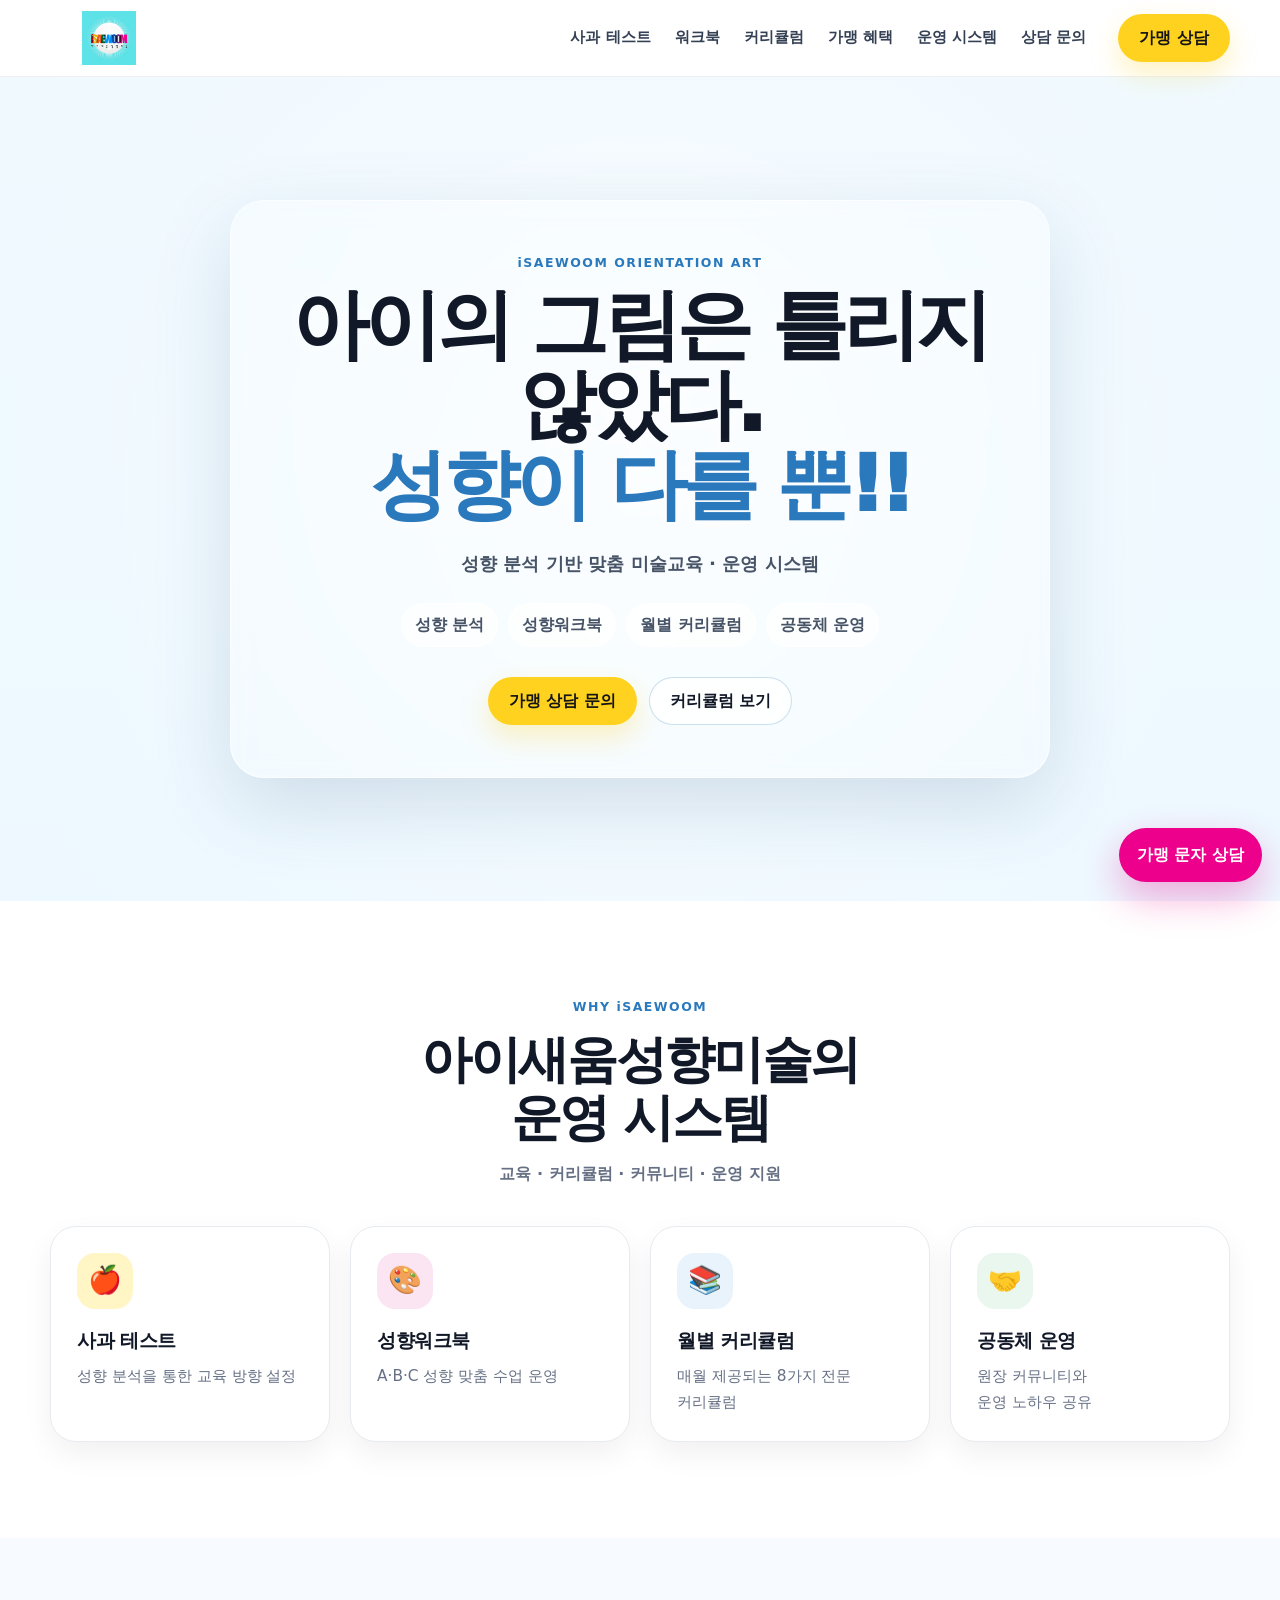
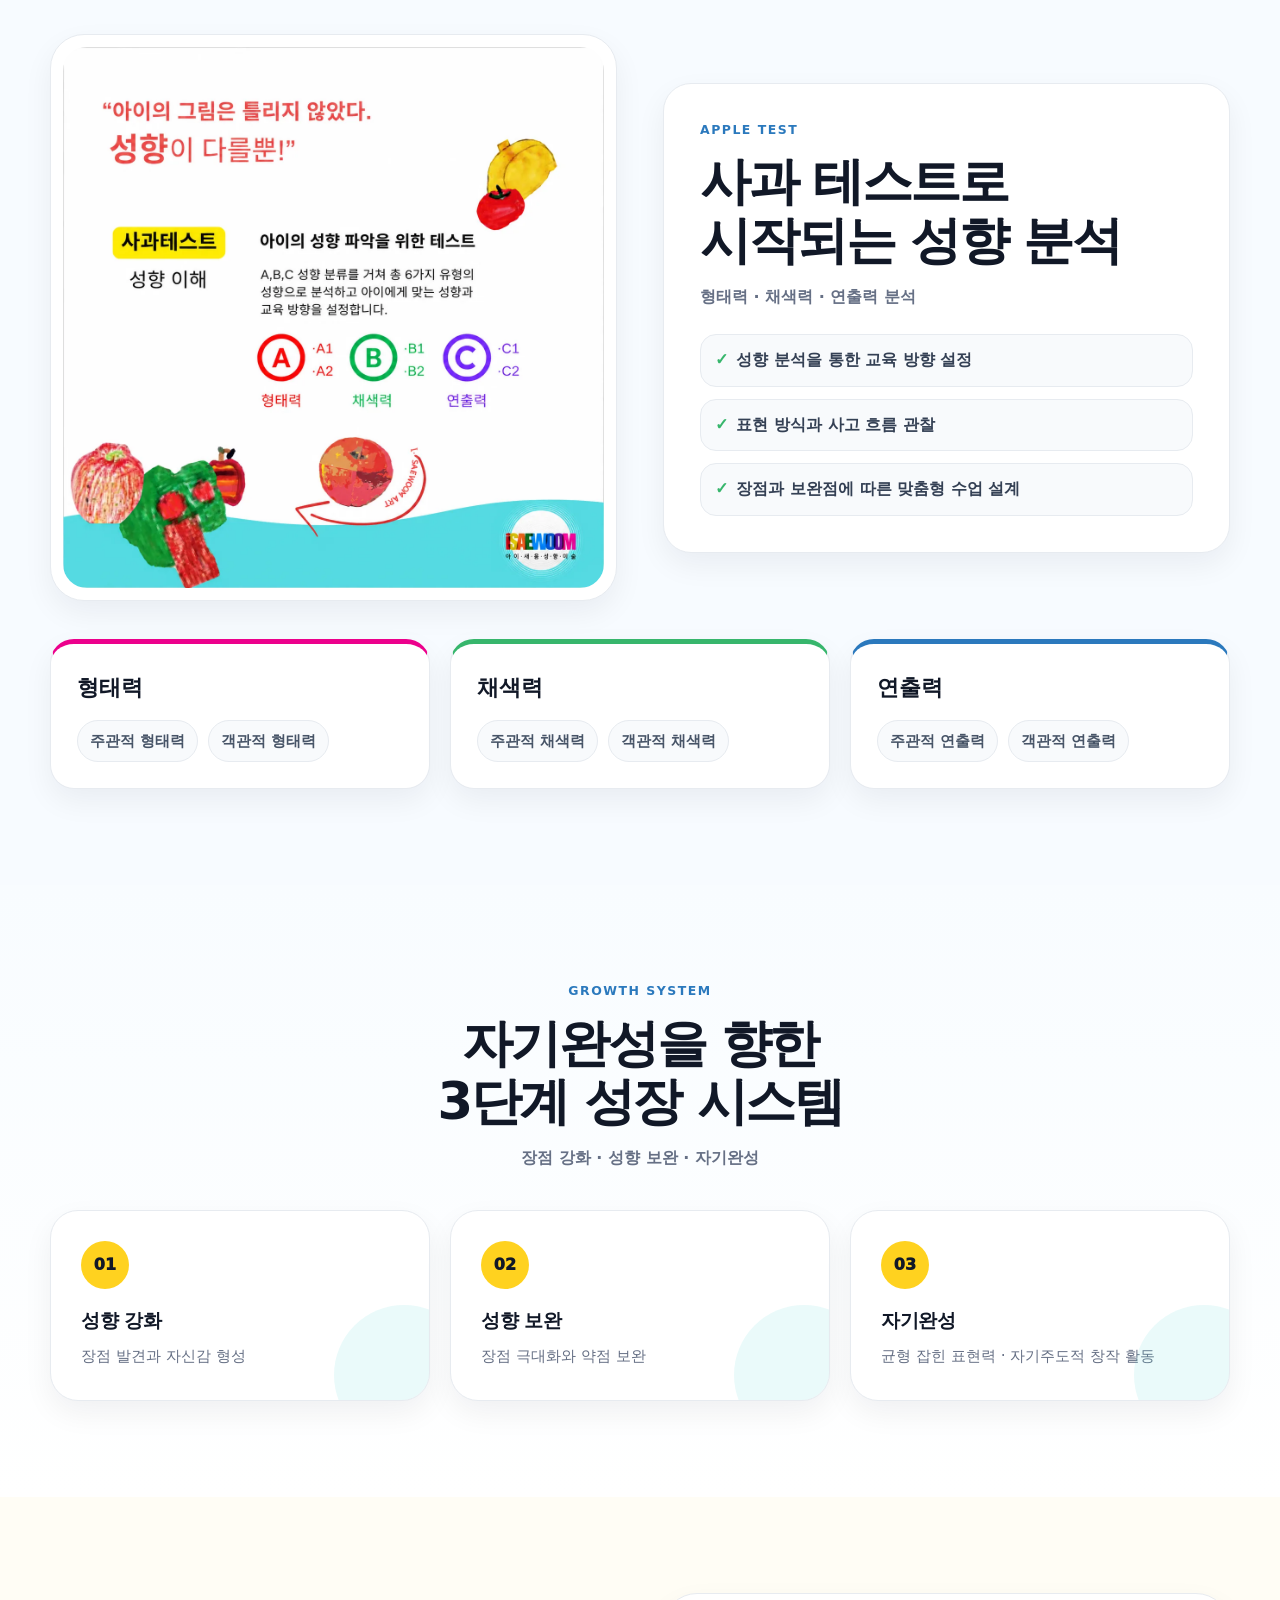
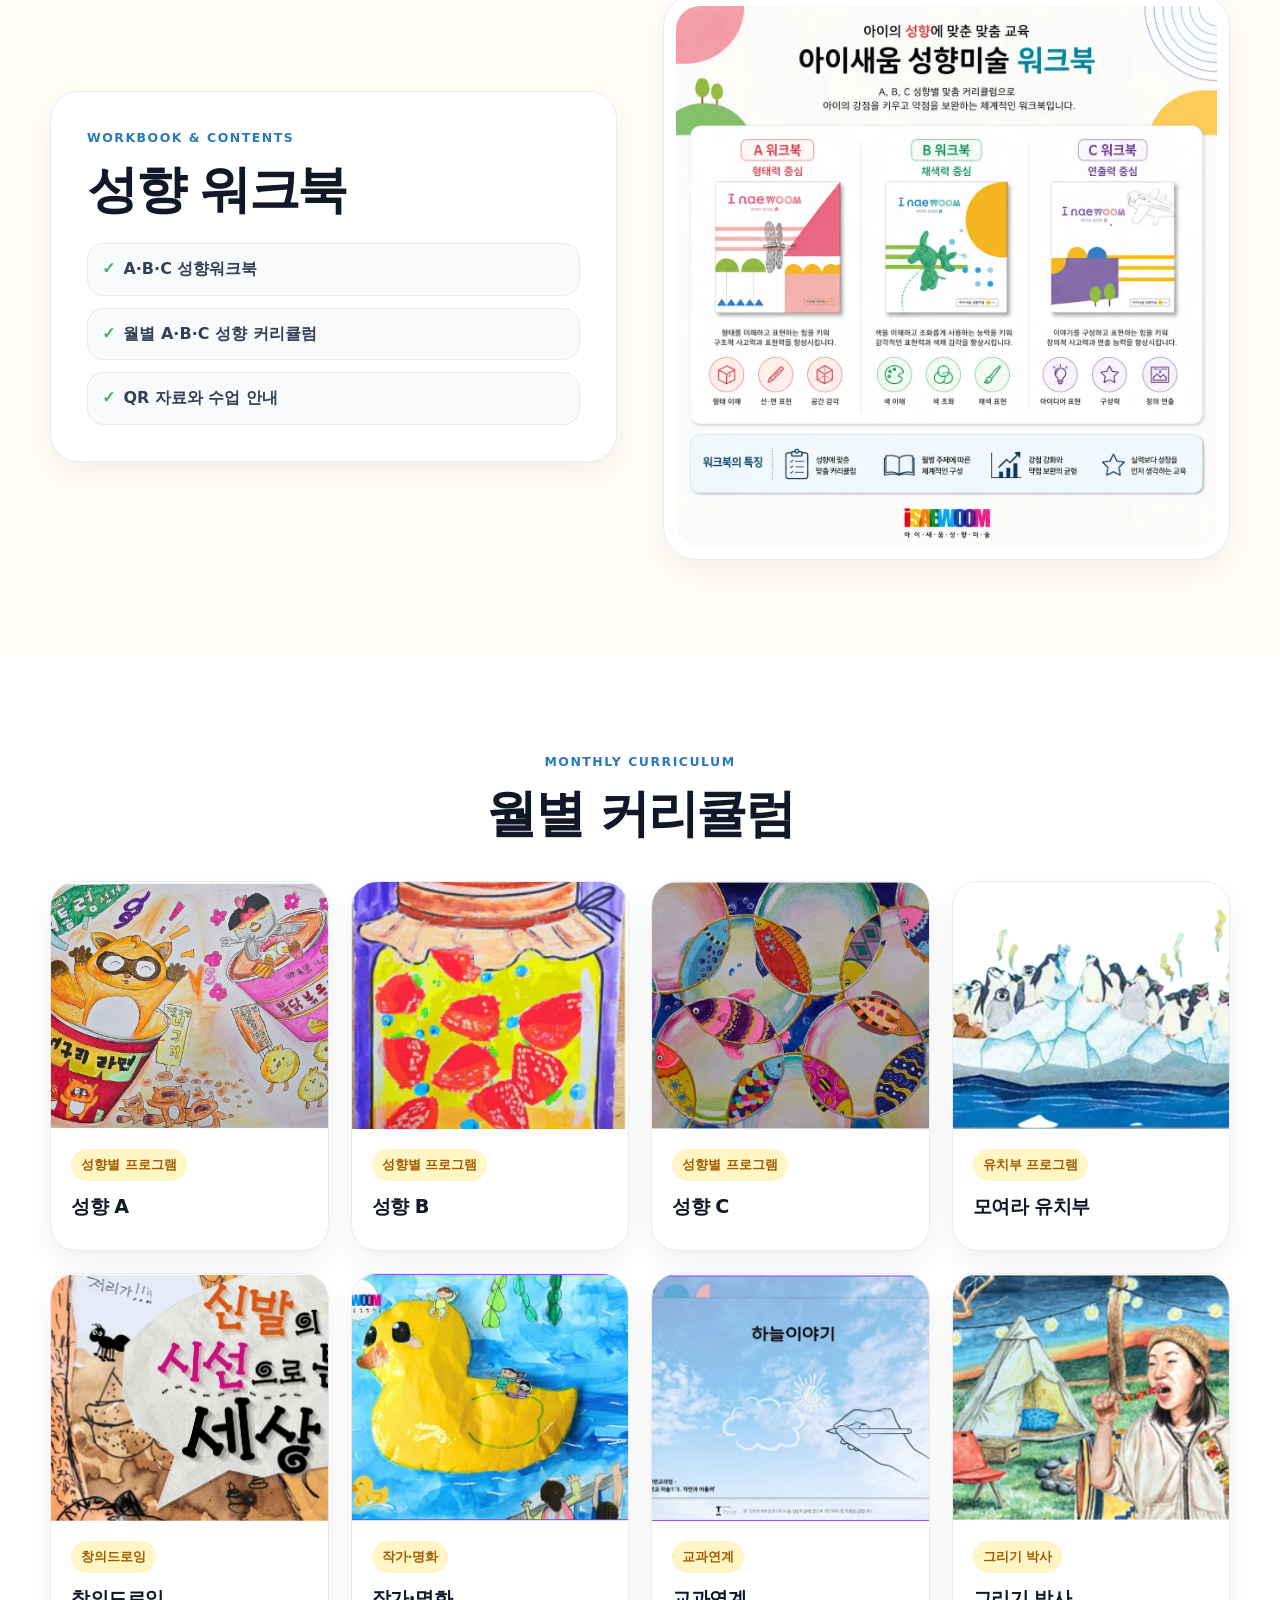
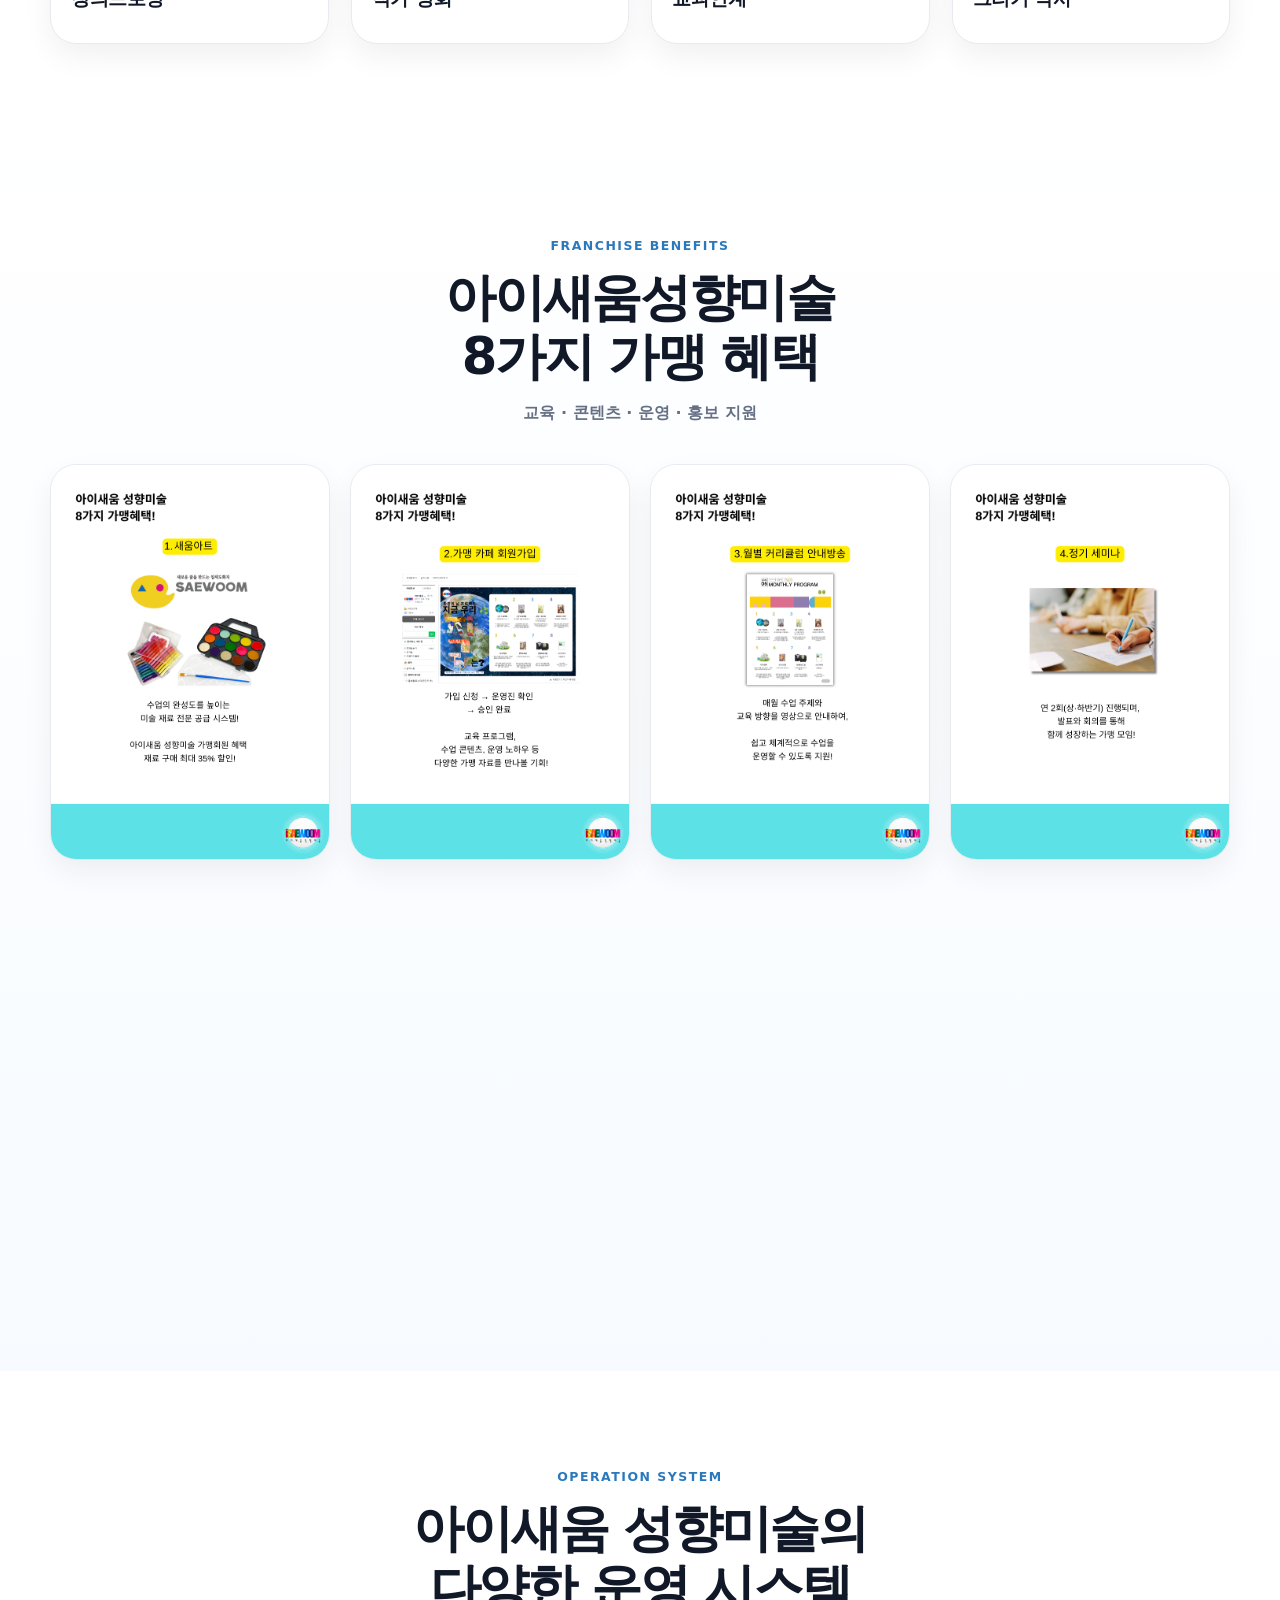
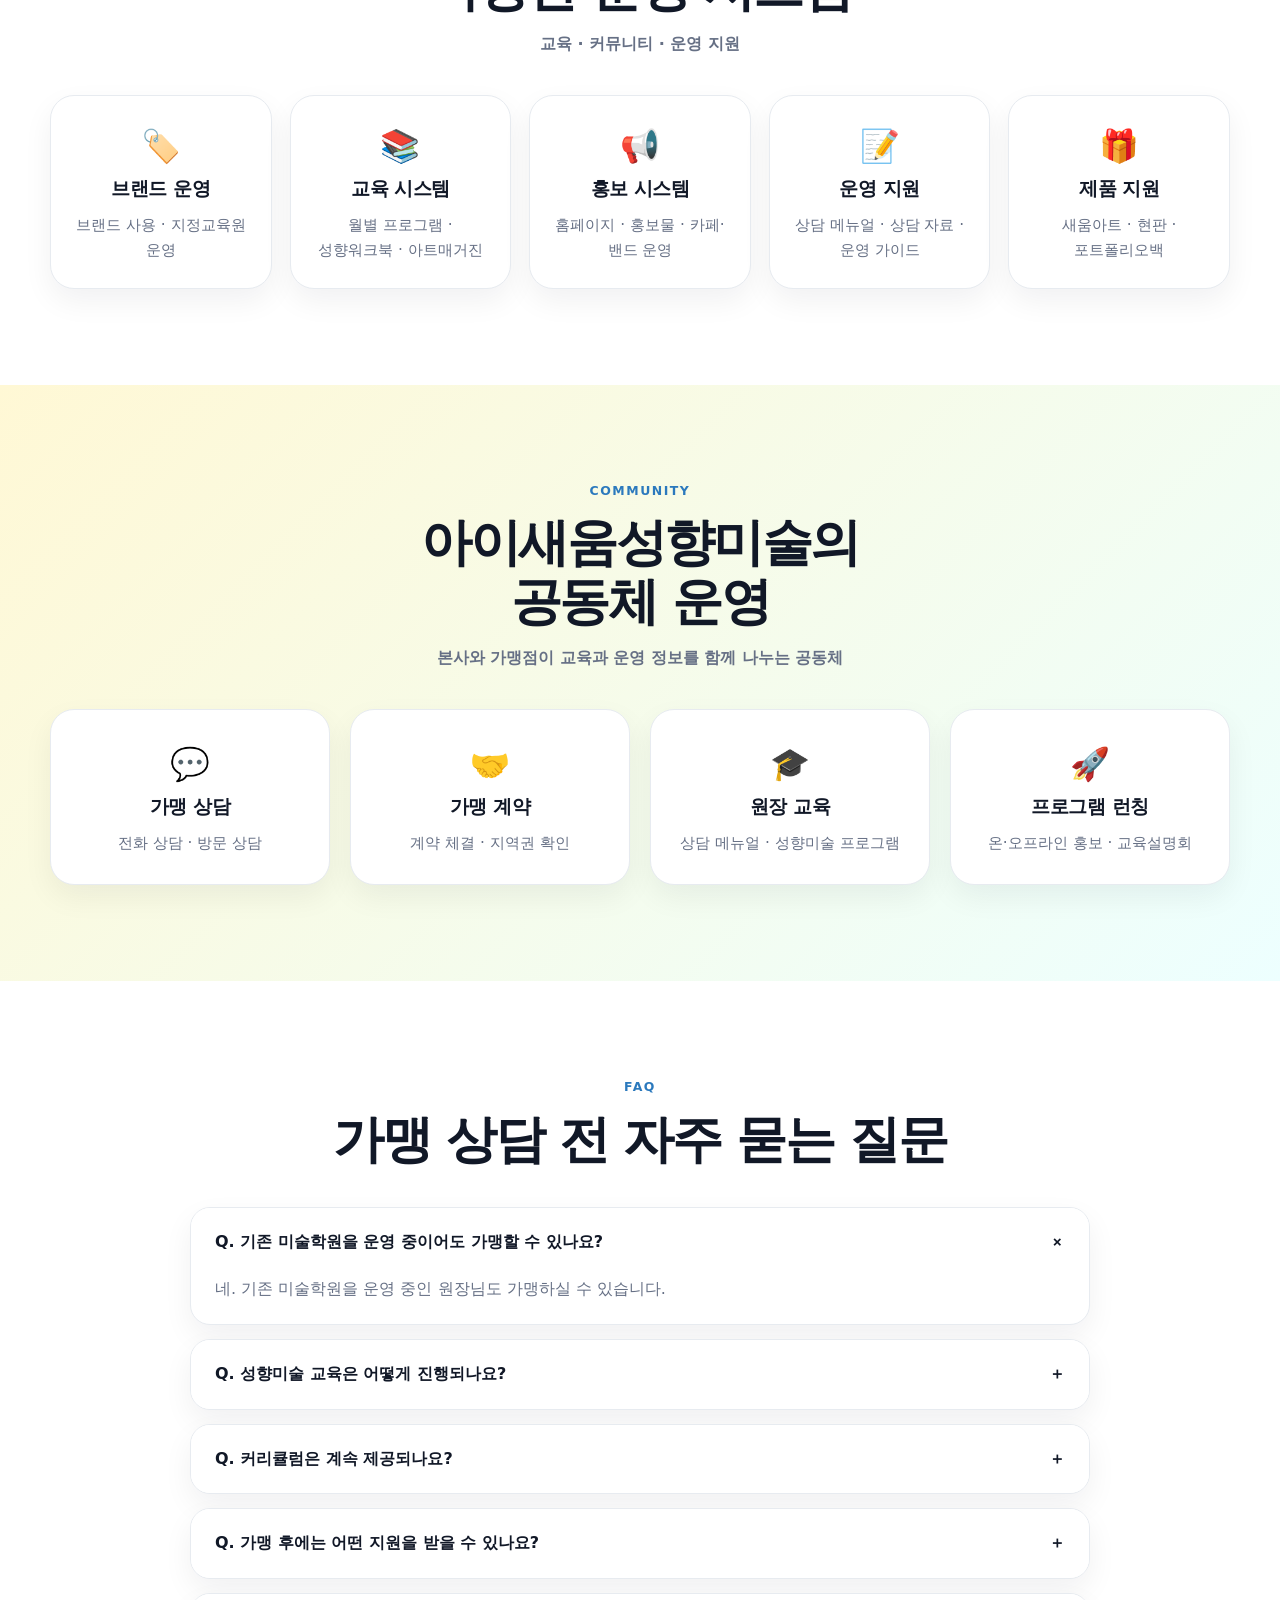
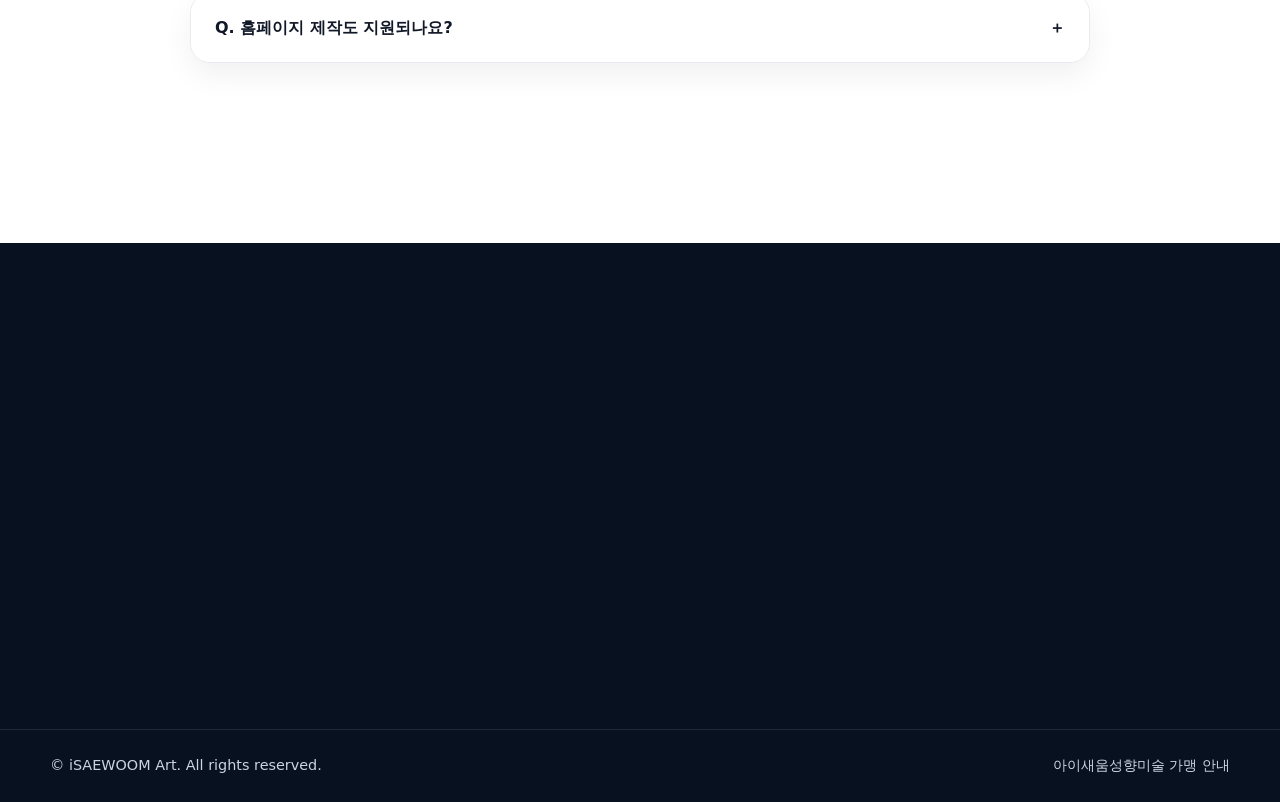
<file: isaewoom_video_REAL_FINAL_FINAL_COMPLETE_FIXEDFAQ_QR/index.html>
<!DOCTYPE html>
<html lang="ko">
<head>
  <meta charset="UTF-8">
  <meta name="viewport" content="width=device-width, initial-scale=1.0">
  <meta name="description" content="아이새움성향미술 가맹 안내. 사과 테스트, 성향워크북, 월별 커리큘럼, 운영 시스템과 공동체 운영을 소개합니다.">
  <meta name="theme-color" content="#FFD21F">
  <meta property="og:title" content="아이새움성향미술 가맹 안내">
  <meta property="og:description" content="성향 분석 기반 맞춤 미술교육과 운영 시스템">
  <meta property="og:type" content="website">
  <title>아이새움성향미술 가맹 안내</title>
  <link rel="stylesheet" href="css/style.css">
</head>
<body>
  <header class="site-header">
    <div class="wrap nav">
      <a class="brand" href="#top" aria-label="아이새움성향미술 홈">
        <img src="images/logo.webp" alt="아이새움성향미술 로고">
      </a>
      <nav class="nav-links" aria-label="주요 메뉴">
        <a href="#apple">사과 테스트</a>
        <a href="#workbook">워크북</a>
        <a href="#curriculum">커리큘럼</a>
        <a href="#benefits">가맹 혜택</a>
        <a href="#system">운영 시스템</a>
        <a href="#contact">상담 문의</a>
      </nav>
      <a class="btn btn-primary nav-cta" href="#contact">가맹 상담</a>
    </div>
  </header>

  <main id="top">
    <section class="hero section">
      <video class="hero-bg-video" autoplay muted loop playsinline preload="auto" aria-hidden="true">
        <source src="images/hero-bg.mp4" type="video/mp4">
      </video>
      <div class="hero-bg-overlay" aria-hidden="true"></div>
      <div class="wrap hero-grid hero-grid-video">
        <div class="hero-copy hero-glass reveal">
          <p class="eyebrow">iSAEWOOM ORIENTATION ART</p>
          <h1>아이의 그림은 틀리지 않았다.<br><span class="blue">성향이 다를&nbsp;뿐!!</span></h1>
          <p class="hero-lead">성향 분석 기반 맞춤 미술교육 · 운영 시스템</p>
          <div class="chips" aria-label="핵심 키워드">
            <span>성향 분석</span><span>성향워크북</span><span>월별 커리큘럼</span><span>공동체 운영</span>
          </div>
          <div class="hero-actions">
            <a class="btn btn-primary" href="#contact">가맹 상담 문의</a>
            <a class="btn btn-outline" href="#curriculum">커리큘럼 보기</a>
          </div>
        </div>
      </div>
    </section>

    <section class="section why">
      <div class="wrap">
        <header class="section-head reveal">
          <p class="eyebrow">WHY iSAEWOOM</p>
          <h2>아이새움성향미술의<br>운영 시스템</h2>
          <p class="section-sub">교육 · 커리큘럼 · 커뮤니티 · 운영 지원</p>
        </header>
        <div class="feature-grid">
          <article class="feature-card reveal"><div class="feature-icon">🍎</div><h3>사과 테스트</h3><p class="nowrap-text">성향 분석을 통한 교육 방향 설정</p></article>
          <article class="feature-card reveal"><div class="feature-icon">🎨</div><h3>성향워크북</h3><p>A·B·C 성향 맞춤 수업 운영</p></article>
          <article class="feature-card reveal"><div class="feature-icon">📚</div><h3>월별 커리큘럼</h3><p>매월 제공되는 8가지 전문 커리큘럼</p></article>
          <article class="feature-card reveal"><div class="feature-icon">🤝</div><h3>공동체 운영</h3><p>원장 커뮤니티와<br>운영 노하우 공유</p></article>
        </div>
      </div>
    </section>

    <section id="apple" class="section apple-section">
      <div class="wrap split">
        <div class="image-card reveal"><img src="images/apple_test.webp" alt="아이새움 사과 테스트 성향 분석 자료" loading="lazy"></div>
        <div class="content-card reveal">
          <p class="eyebrow">APPLE TEST</p>
          <h2>사과 테스트로 시작되는 성향 분석</h2>
          <p class="one-line">형태력 · 채색력 · 연출력 분석</p>
          <ul class="check-list">
            <li class="nowrap-text">성향 분석을 통한 교육 방향 설정</li>
            <li class="nowrap-text">표현 방식과 사고 흐름 관찰</li>
            <li class="nowrap-text">장점과 보완점에 따른 맞춤형 수업 설계</li>
          </ul>
        </div>
      </div>
      <div class="wrap tendency-grid">
        <article class="tendency-card reveal"><h3>형태력</h3><div><span>주관적 형태력</span><span>객관적 형태력</span></div></article>
        <article class="tendency-card reveal"><h3>채색력</h3><div><span>주관적 채색력</span><span>객관적 채색력</span></div></article>
        <article class="tendency-card reveal"><h3>연출력</h3><div><span>주관적 연출력</span><span>객관적 연출력</span></div></article>
      </div>
    </section>

    <section class="section growth-section">
      <div class="wrap">
        <header class="section-head reveal">
          <p class="eyebrow">GROWTH SYSTEM</p>
          <h2>자기완성을 향한<br>3단계 성장 시스템</h2>
          <p class="section-sub">장점 강화 · 성향 보완 · 자기완성</p>
        </header>
        <div class="step-grid">
          <article class="step-card reveal"><span>01</span><h3>성향 강화</h3><p>장점 발견과 자신감 형성</p></article>
          <article class="step-card reveal"><span>02</span><h3>성향 보완</h3><p>장점 극대화와 약점 보완</p></article>
          <article class="step-card reveal"><span>03</span><h3>자기완성</h3><p>균형 잡힌 표현력 · 자기주도적 창작 활동</p></article>
        </div>
      </div>
    </section>

    <section id="workbook" class="section workbook-section">
      <div class="wrap split reverse-mobile">
        <div class="content-card reveal">
          <p class="eyebrow">WORKBOOK & CONTENTS</p>
          <h2>성향 워크북</h2>
          <ul class="check-list compact">
            <li>A·B·C 성향워크북</li>
            <li>월별 A·B·C 성향 커리큘럼</li>
            <li>QR 자료와 수업 안내</li>
          </ul>
        </div>
        <div class="image-card reveal"><img src="images/workbook.webp" alt="아이새움 성향미술 워크북" loading="lazy"></div>
      </div>
    </section>

    <section id="curriculum" class="section curriculum-section">
      <div class="wrap">
        <header class="section-head reveal">
          <p class="eyebrow">MONTHLY CURRICULUM</p>
          <h2>월별 커리큘럼</h2>
        </header>
        <div class="program-grid">
          <article class="program-card reveal"><img src="images/cur_a.png" alt="성향 A 프로그램 예시" loading="lazy"><div><span>성향별 프로그램</span><h3>성향 A</h3></div></article>
          <article class="program-card reveal"><img src="images/cur_b.png" alt="성향 B 프로그램 예시" loading="lazy"><div><span>성향별 프로그램</span><h3>성향 B</h3></div></article>
          <article class="program-card reveal"><img src="images/cur_c.png" alt="성향 C 프로그램 예시" loading="lazy"><div><span>성향별 프로그램</span><h3>성향 C</h3></div></article>
          <article class="program-card reveal"><img src="images/cur_kinder.webp" alt="모여라 유치부 프로그램" loading="lazy"><div><span>유치부 프로그램</span><h3>모여라 유치부</h3></div></article>
          <article class="program-card reveal"><img src="images/cur_drawing.png" alt="창의드로잉 프로그램" loading="lazy"><div><span>창의드로잉</span><h3>창의드로잉</h3></div></article>
          <article class="program-card reveal"><img src="images/cur_master.png" alt="작가 명화 프로그램" loading="lazy"><div><span>작가·명화</span><h3>작가·명화</h3></div></article>
          <article class="program-card reveal"><img src="images/cur_school.png" alt="교과연계 프로그램" loading="lazy"><div><span>교과연계</span><h3>교과연계</h3></div></article>
          <article class="program-card reveal"><img src="images/cur_doctor.png" alt="그리기 박사 프로그램" loading="lazy"><div><span>그리기 박사</span><h3>그리기 박사</h3></div></article>
        </div>
      </div>
    </section>

    <section id="benefits" class="section benefits-section">
      <div class="wrap">
        <header class="section-head reveal">
          <p class="eyebrow">FRANCHISE BENEFITS</p>
          <h2>아이새움성향미술<br>8가지 가맹 혜택</h2>
          <p class="section-sub">교육 · 콘텐츠 · 운영 · 홍보 지원</p>
        </header>
        <div class="benefit-gallery">
          <figure class="benefit-slide reveal"><img src="images/benefit_01.png" alt="가맹 혜택 1 새움아트" loading="lazy"></figure>
          <figure class="benefit-slide reveal"><img src="images/benefit_02.png" alt="가맹 혜택 2 가맹 카페 회원가입" loading="lazy"></figure>
          <figure class="benefit-slide reveal"><img src="images/benefit_03.png" alt="가맹 혜택 3 월별 커리큘럼 안내방송" loading="lazy"></figure>
          <figure class="benefit-slide reveal"><img src="images/benefit_04.png" alt="가맹 혜택 4 정기 세미나" loading="lazy"></figure>
          <figure class="benefit-slide reveal"><img src="images/benefit_05.png" alt="가맹 혜택 5 가맹 밴드 초대" loading="lazy"></figure>
          <figure class="benefit-slide reveal"><img src="images/benefit_06.png" alt="가맹 혜택 6 그린클럽 가입" loading="lazy"></figure>
          <figure class="benefit-slide reveal"><img src="images/benefit_07.png" alt="가맹 혜택 7 가맹 초도 물품" loading="lazy"></figure>
          <figure class="benefit-slide reveal"><img src="images/benefit_08.png" alt="가맹 혜택 8 가맹점 맞춤형 홈페이지 제작" loading="lazy"></figure>
        </div>        </div>
      </div>
    </section>

    <section id="system" class="section system-section">
      <div class="wrap">
        <header class="section-head reveal">
          <p class="eyebrow">OPERATION SYSTEM</p>
          <h2>아이새움 성향미술의<br>다양한 운영 시스템</h2>
          <p class="section-sub">교육 · 커뮤니티 · 운영 지원</p>
        </header>
        <div class="system-grid">
          <article class="system-card reveal"><div>🏷️</div><h3>브랜드 운영</h3><p>브랜드 사용 · 지정교육원 운영</p></article>
          <article class="system-card reveal"><div>📚</div><h3>교육 시스템</h3><p>월별 프로그램 · 성향워크북 · 아트매거진</p></article>
          <article class="system-card reveal"><div>📢</div><h3>홍보 시스템</h3><p>홈페이지 · 홍보물 · 카페·밴드 운영</p></article>
          <article class="system-card reveal"><div>📝</div><h3>운영 지원</h3><p>상담 메뉴얼 · 상담 자료 · 운영 가이드</p></article>
          <article class="system-card reveal"><div>🎁</div><h3>제품 지원</h3><p>새움아트 · 현판 · 포트폴리오백</p></article>
        </div>
      </div>
    </section>

    <section class="section community-section">
      <div class="wrap">
        <header class="section-head reveal">
          <p class="eyebrow">COMMUNITY</p>
          <h2>아이새움성향미술의<br>공동체 운영</h2>
          <p class="section-sub">본사와 가맹점이 교육과 운영 정보를 함께 나누는 공동체</p>
        </header>
        <div class="flow-grid">
          <article class="flow-card reveal"><span>💬</span><h3>가맹 상담</h3><p>전화 상담 · 방문 상담</p></article>
          <article class="flow-card reveal"><span>🤝</span><h3>가맹 계약</h3><p>계약 체결 · 지역권 확인</p></article>
          <article class="flow-card reveal"><span>🎓</span><h3>원장 교육</h3><p>상담 메뉴얼 · 성향미술 프로그램</p></article>
          <article class="flow-card reveal"><span>🚀</span><h3>프로그램 런칭</h3><p>온·오프라인 홍보 · 교육설명회</p></article>
        </div>
      </div>
    </section>

    <section class="section faq-section">
      <div class="wrap narrow">
        <header class="section-head reveal">
          <p class="eyebrow">FAQ</p>
          <h2>가맹 상담 전 자주 묻는 질문</h2>
        </header>
        <div class="faq-list">
          <article class="faq-item open reveal"><button class="faq-question" type="button">Q. 기존 미술학원을 운영 중이어도 가맹할 수 있나요?<span>＋</span></button><div class="faq-answer">네. 기존 미술학원을 운영 중인 원장님도 가맹하실 수 있습니다.</div></article>
          <article class="faq-item reveal"><button class="faq-question" type="button">Q. 성향미술 교육은 어떻게 진행되나요?<span>＋</span></button><div class="faq-answer">사과 테스트를 통해 아이의 성향을 파악하고, 맞춤형 성향 워크북 교육을 진행합니다.</div></article>
          <article class="faq-item reveal"><button class="faq-question" type="button">Q. 커리큘럼은 계속 제공되나요?<span>＋</span></button><div class="faq-answer">네. 성향 워크북과 월별 8가지 커리큘럼을 지속적으로 제공합니다.</div></article>
          <article class="faq-item reveal"><button class="faq-question" type="button">Q. 가맹 후에는 어떤 지원을 받을 수 있나요?<span>＋</span></button><div class="faq-answer">성향워크북, 월별 커리큘럼, 홍보물, 운영 콘텐츠, 원장 커뮤니티 등<br>가맹 운영에 필요한 다양한 지원을 제공합니다.</div></article>
          <article class="faq-item reveal"><button class="faq-question" type="button">Q. 홈페이지 제작도 지원되나요?<span>＋</span></button><div class="faq-answer">네. 가맹점의 교육 철학과 브랜드 이미지를 담은 맞춤형 홈페이지 제작을 지원합니다.</div></article>
          <article class="faq-item reveal"><button class="faq-question" type="button">Q. 상담은 어떻게 신청하나요?<span>＋</span></button><div class="faq-answer">대표번호 또는 가맹 문자 상담으로 편하게 문의해 주세요.</div></article>
        </div>
      </div>
    </section>

    <section id="contact" class="contact-section">
      <div class="wrap contact-grid">
        <div class="reveal">
          <p class="eyebrow">CONTACT</p>
          <h2>아이새움성향미술 가맹 상담 문의</h2>
          <p>교육 시스템 · 운영 방식 · 지역권 · 가맹 안내</p>
          <div class="contact-actions">
            <a class="btn btn-primary" href="tel:15513422">대표번호 1551-3422</a>
            <a class="btn btn-dark-outline" href="sms:01025516752">가맹 문자 상담</a>
            <a class="btn btn-dark-outline" href="https://blog.naver.com/dkocokr7" target="_blank" rel="noopener">블로그</a>
            <a class="btn btn-dark-outline" href="https://www.instagram.com/i.saewoom/" target="_blank" rel="noopener">인스타그램</a>
          </div>
        </div>
        <div class="contact-card reveal">
          <small>대표번호</small><strong>1551-3422</strong>
          <hr>
          <small>가맹 문자 상담</small><strong>010-2551-6752</strong>
          <p>경기도 파주시 문발로 214-12 아름드리미디어 1층 새움아트센터</p>
        </div>
      </div>
    </section>
  </main>

  <footer>
    <div class="wrap footer-inner"><span>© iSAEWOOM Art. All rights reserved.</span><span>아이새움성향미술 가맹 안내</span></div>
  </footer>

  <a class="floating-cta" href="sms:01025516752" aria-label="가맹 문자 상담">가맹 문자 상담</a>
  <script src="js/main.js"></script>
</body>
</html>
</file>
<file: isaewoom_video_REAL_FINAL_FINAL_COMPLETE_FIXEDFAQ_QR/css/style.css>
:root{
  --yellow:#FFD21F;
  --pink:#EC008C;
  --blue:#2B79BD;
  --mint:#55D6D6;
  --green:#37B66C;
  --ink:#111827;
  --muted:#667085;
  --line:#E7EBF0;
  --soft:#F7FAFC;
  --white:#FFFFFF;
  --radius:28px;
  --shadow:0 24px 60px rgba(15,23,42,.10);
  --shadow-soft:0 12px 30px rgba(15,23,42,.06);
}
*{box-sizing:border-box}
html{scroll-behavior:smooth}
body{margin:0;font-family:Pretendard,"Noto Sans KR","Apple SD Gothic Neo",system-ui,-apple-system,BlinkMacSystemFont,"Segoe UI",sans-serif;color:var(--ink);background:#fff;line-height:1.65;word-break:keep-all}
img{display:block;max-width:100%}
a{text-decoration:none;color:inherit}
button{font:inherit}
.wrap{width:min(1180px,calc(100% - 40px));margin:0 auto}
.narrow{width:min(900px,calc(100% - 40px));margin:0 auto}
.section{padding:96px 0}
.eyebrow{margin:0 0 12px;color:var(--blue);font-weight:900;letter-spacing:.12em;font-size:.78rem}
.section-head{text-align:center;max-width:780px;margin:0 auto 38px}
.section-head h2,.content-card h2,.contact-section h2{margin:0 0 8px;font-size:clamp(2rem,4vw,3.6rem);line-height:1.15;letter-spacing:-.045em}
.section-sub,.one-line{margin:14px 0 0;color:var(--muted);font-weight:700}
.pink{color:var(--pink)}.blue{color:var(--blue)}
.btn{display:inline-flex;align-items:center;justify-content:center;min-height:48px;padding:0 20px;border-radius:999px;font-weight:900;transition:.2s;border:1px solid transparent}
.btn:hover{transform:translateY(-2px)}
.btn-primary{background:var(--yellow);color:#151515;box-shadow:0 12px 28px rgba(255,210,31,.28)}
.btn-outline{background:#fff;border-color:var(--line)}
.btn-dark-outline{border-color:rgba(255,255,255,.28);color:#fff;background:transparent}
.site-header{position:sticky;top:0;z-index:100;background:rgba(255,255,255,.88);backdrop-filter:blur(14px);border-bottom:1px solid rgba(231,235,240,.8)}
.nav{height:76px;display:flex;align-items:center;gap:28px}
.brand img{width:118px;height:54px;object-fit:contain}
.nav-links{display:flex;gap:24px;margin-left:auto;font-size:.95rem;font-weight:800;color:#344054}
.nav-links a:hover{color:var(--pink)}
.nav-cta{margin-left:4px}
.hero{position:relative;overflow:hidden;padding:110px 0;background:linear-gradient(180deg,#fff 0%,#fffdf5 100%)}
.hero:before,.hero:after{content:"";position:absolute;border-radius:50%;pointer-events:none}
.hero:before{width:360px;height:360px;left:-180px;bottom:-160px;border:36px solid rgba(85,214,214,.17)}
.hero:after{width:180px;height:180px;right:-70px;top:90px;background:rgba(236,0,140,.08)}
.hero-grid{display:grid;grid-template-columns:1.08fr .92fr;gap:64px;align-items:center;position:relative;z-index:1}
.hero h1{margin:0 0 8px;font-size:clamp(3rem,6vw,6.2rem);line-height:1.04;letter-spacing:-.06em;font-weight:950}
.hero-lead{font-size:1.15rem;color:#475467;margin:24px 0 0;font-weight:700}
.chips{display:flex;flex-wrap:wrap;gap:10px;margin-top:24px}
.chips span{background:#fff;border:1px solid var(--line);border-radius:999px;padding:8px 13px;font-weight:850;color:#475467}
.hero-actions,.contact-actions{display:flex;gap:12px;flex-wrap:wrap;margin-top:30px}
.logo-stage{min-height:390px;border-radius:38px;background:#fff;border:1px solid var(--line);box-shadow:var(--shadow);display:flex;align-items:center;justify-content:center;padding:48px}
.logo-stage img{width:min(420px,100%);transform:none}
.why{background:#fff}
.feature-grid{display:grid;grid-template-columns:repeat(4,1fr);gap:20px}
.feature-card,.content-card,.image-card,.step-card,.benefit-card,.system-card,.flow-card,.faq-item{background:#fff;border:1px solid var(--line);box-shadow:var(--shadow-soft)}
.feature-card{border-radius:26px;padding:26px;transition:.2s}
.feature-card:hover,.program-card:hover,.benefit-card:hover,.system-card:hover{transform:translateY(-4px);box-shadow:var(--shadow)}
.feature-icon{width:56px;height:56px;border-radius:18px;background:#FFF5C5;display:grid;place-items:center;font-size:1.7rem;margin-bottom:16px}
.feature-card:nth-child(2) .feature-icon{background:#FBE5F3}.feature-card:nth-child(3) .feature-icon{background:#E8F3FB}.feature-card:nth-child(4) .feature-icon{background:#EAF7EF}
.feature-card h3,.benefit-card h3,.system-card h3,.flow-card h3,.program-card h3,.step-card h3{margin:0 0 8px;font-size:1.2rem;letter-spacing:-.025em}
.feature-card p,.benefit-card p,.system-card p,.flow-card p,.program-card p,.step-card p{margin:0;color:var(--muted);font-size:.96rem}
.apple-section{background:#F7FBFF}
.split{display:grid;grid-template-columns:1fr 1fr;gap:46px;align-items:center}
.content-card{border-radius:var(--radius);padding:36px}
.image-card{border-radius:34px;padding:12px;overflow:hidden}
.image-card img{width:100%;border-radius:24px}
.check-list{list-style:none;padding:0;margin:24px 0 0;display:grid;gap:12px}
.check-list li{background:#F8FAFC;border:1px solid var(--line);border-radius:16px;padding:12px 14px;font-weight:800;color:#344054}
.check-list li:before{content:"✓";color:var(--green);margin-right:8px;font-weight:950}
.tendency-grid{display:grid;grid-template-columns:repeat(3,1fr);gap:20px;margin-top:38px}
.tendency-card{background:#fff;border:1px solid var(--line);border-radius:24px;padding:26px;box-shadow:var(--shadow-soft)}
.tendency-card:nth-child(1){border-top:5px solid var(--pink)}.tendency-card:nth-child(2){border-top:5px solid var(--green)}.tendency-card:nth-child(3){border-top:5px solid var(--blue)}
.tendency-card h3{margin:0 0 14px;font-size:1.35rem}
.tendency-card div{display:flex;gap:10px;flex-wrap:wrap}
.tendency-card span{padding:8px 12px;border-radius:999px;background:#F8FAFC;border:1px solid var(--line);font-weight:850;color:#475467;font-size:.92rem}
.growth-section{background:linear-gradient(180deg,#F8FCFF 0%,#fff 100%)}
.step-grid{display:grid;grid-template-columns:repeat(3,1fr);gap:20px}
.step-card{position:relative;overflow:hidden;border-radius:28px;padding:30px}
.step-card span{display:grid;place-items:center;width:48px;height:48px;border-radius:50%;background:var(--yellow);font-weight:950;margin-bottom:16px}
.step-card:after{content:"";position:absolute;right:-45px;bottom:-45px;width:140px;height:140px;border-radius:50%;background:rgba(85,214,214,.12)}
.workbook-section{background:#FFFDF5}
.compact{max-width:520px}
.curriculum-section{background:#fff}
.program-grid{display:grid;grid-template-columns:repeat(4,1fr);gap:22px}
.program-card{border:1px solid var(--line);border-radius:26px;overflow:hidden;background:#fff;box-shadow:var(--shadow-soft);transition:.2s}
.program-card img{width:100%;aspect-ratio:1.12/1;object-fit:cover}
.program-card>div{padding:20px}
.program-card span{display:inline-block;padding:5px 10px;border-radius:999px;background:#FFF5C5;color:#A15C00;font-size:.82rem;font-weight:900;margin-bottom:10px}
.benefits-section{background:linear-gradient(180deg,#fff 0%,#F7FBFF 100%)}
.poster{border-radius:32px;overflow:hidden;border:1px solid var(--line);box-shadow:var(--shadow);background:#fff}
.poster img{width:100%}
.benefit-grid{display:grid;grid-template-columns:repeat(4,1fr);gap:18px;margin-top:28px}
.benefit-card{border-radius:24px;padding:24px;transition:.2s}
.benefit-card b{display:grid;place-items:center;width:42px;height:42px;border-radius:50%;background:var(--blue);color:#fff;margin-bottom:14px}
.benefit-card:nth-child(1) b,.benefit-card:nth-child(5) b{background:#F59E0B}.benefit-card:nth-child(3) b,.benefit-card:nth-child(8) b{background:var(--pink)}.benefit-card:nth-child(6) b,.benefit-card:nth-child(7) b{background:var(--green)}
.system-section{background:#fff}
.system-grid{display:grid;grid-template-columns:repeat(5,1fr);gap:18px}
.system-card{border-radius:24px;padding:24px;text-align:center;transition:.2s}
.system-card>div{font-size:2rem}
.community-section{background:linear-gradient(135deg,#FFF8D5 0%,#EDFFFF 100%)}
.flow-grid{display:grid;grid-template-columns:repeat(4,1fr);gap:20px}
.flow-card{border-radius:24px;text-align:center;padding:28px 22px}
.flow-card span{font-size:2rem}
.faq-section{background:#fff}
.faq-list{display:grid;gap:14px}
.faq-item{border-radius:20px;overflow:hidden}
.faq-question{width:100%;border:0;background:#fff;padding:21px 24px;display:flex;align-items:center;justify-content:space-between;text-align:left;font-weight:900;color:var(--ink);cursor:pointer}
.faq-question span{transition:.2s}
.faq-answer{display:none;padding:0 24px 22px;color:#667085}
.faq-item.open .faq-answer{display:block}
.faq-item.open .faq-question span{transform:rotate(45deg)}
.contact-section{background:#07111F;color:#fff;padding:90px 0 74px}
.contact-grid{display:grid;grid-template-columns:1.1fr .9fr;gap:44px;align-items:center}
.contact-section .eyebrow{color:var(--yellow)}
.contact-section p{color:#CBD5E1}
.contact-card{background:rgba(255,255,255,.08);border:1px solid rgba(255,255,255,.14);border-radius:28px;padding:30px}
.contact-card small{display:block;color:#CBD5E1;font-weight:800}
.contact-card strong{display:block;font-size:clamp(1.9rem,3vw,2.8rem);color:var(--yellow);line-height:1.25}
.contact-card hr{border:0;border-top:1px solid rgba(255,255,255,.14);margin:24px 0}
.contact-card p{margin:18px 0 0}
footer{background:#07111F;color:#CBD5E1;border-top:1px solid rgba(255,255,255,.1);padding:24px 0}
.footer-inner{display:flex;justify-content:space-between;gap:18px;flex-wrap:wrap;font-size:.9rem}
.floating-cta{position:fixed;right:18px;bottom:18px;z-index:90;background:var(--pink);color:#fff;border-radius:999px;padding:14px 18px;font-weight:950;box-shadow:0 16px 38px rgba(236,0,140,.32)}
.reveal{opacity:0;transform:translateY(20px);transition:.6s ease}
.reveal.show{opacity:1;transform:none}
@media(max-width:1020px){
  .nav-links{display:none}.hero-grid,.split,.contact-grid{grid-template-columns:1fr}.feature-grid,.program-grid,.benefit-grid{grid-template-columns:repeat(2,1fr)}.system-grid{grid-template-columns:repeat(2,1fr)}.flow-grid,.step-grid,.tendency-grid{grid-template-columns:repeat(2,1fr)}.hero{padding:80px 0}.logo-stage{min-height:300px}.nav{height:68px}
}
@media(max-width:640px){
  .wrap,.narrow{width:min(100% - 28px,1180px)}.section{padding:66px 0}.brand img{width:98px}.nav-cta{padding:0 14px;min-height:42px}.hero{padding:70px 0}.hero h1{font-size:2.65rem}.hero-lead{font-size:1rem}.logo-stage{min-height:240px;padding:28px}.feature-grid,.program-grid,.benefit-grid,.system-grid,.flow-grid,.step-grid,.tendency-grid{grid-template-columns:1fr}.content-card{padding:24px}.section-head h2,.content-card h2,.contact-section h2{font-size:2rem}.floating-cta{left:14px;right:14px;text-align:center}.reverse-mobile .content-card{order:1}.reverse-mobile .image-card{order:2}.faq-question{padding:18px 18px}.faq-answer{padding:0 18px 20px}.contact-card{padding:24px}
}

/* V3 benefit card gallery */
.benefit-gallery{display:grid;grid-template-columns:repeat(4,1fr);gap:20px;align-items:start}
.benefit-slide{margin:0;border-radius:26px;overflow:hidden;background:#fff;border:1px solid var(--line);box-shadow:var(--shadow-soft);transition:.25s ease}
.benefit-slide:hover{transform:translateY(-5px);box-shadow:var(--shadow)}
.benefit-slide img{width:100%;height:auto;display:block}
@media(max-width:1020px){.benefit-gallery{grid-template-columns:repeat(2,1fr)}}
@media(max-width:640px){.benefit-gallery{grid-template-columns:1fr;gap:16px}}

/* Final text alignment fixes */
.nowrap-text{white-space:nowrap}
@media(max-width:640px){.nowrap-text{white-space:normal}}

/* Hero video background */
.hero{
  min-height:calc(100vh - 76px);
  display:flex;
  align-items:center;
  padding:86px 0;
  background:#eaf7ff;
  isolation:isolate;
}
.hero:before,.hero:after{display:none}
.hero-bg-video{
  position:absolute;
  inset:0;
  width:100%;
  height:100%;
  object-fit:cover;
  object-position:center center;
  z-index:-3;
  opacity:.58;
}
.hero-bg-overlay{
  position:absolute;
  inset:0;
  z-index:-2;
  background:
    radial-gradient(circle at center,rgba(255,255,255,.68) 0%,rgba(255,255,255,.48) 34%,rgba(255,255,255,.18) 72%,rgba(255,255,255,.10) 100%),
    linear-gradient(180deg,rgba(255,255,255,.20),rgba(236,248,255,.24));
}
.hero-grid-video{
  display:flex;
  justify-content:center;
  text-align:center;
}
.hero-glass{
  width:min(820px,100%);
  padding:52px 54px;
  border:1px solid rgba(255,255,255,.58);
  border-radius:34px;
  background:rgba(255,255,255,.28);
  box-shadow:0 28px 80px rgba(22,74,116,.16);
  backdrop-filter:blur(10px) saturate(110%);
  -webkit-backdrop-filter:blur(10px) saturate(110%);
}
.hero-glass .hero-actions,.hero-glass .chips{justify-content:center}
.hero-glass .chips span{background:rgba(255,255,255,.72);border-color:rgba(255,255,255,.78)}
.hero-glass .btn-outline{background:rgba(255,255,255,.78);border-color:rgba(43,121,189,.24)}
.hero-glass h1{text-shadow:0 2px 16px rgba(255,255,255,.72)}
@media(max-width:1020px){
  .hero{min-height:auto;padding:82px 0}
}
@media(max-width:640px){
  .hero{padding:54px 0;min-height:calc(100svh - 68px)}
  .hero-bg-video{object-position:center top;opacity:.52}
  .hero-glass{padding:34px 18px;border-radius:24px;background:rgba(255,255,255,.34);backdrop-filter:blur(7px)}
  .hero-glass h1{font-size:2.35rem;line-height:1.08}
  .hero-glass .chips{gap:7px}
  .hero-glass .chips span{font-size:.82rem;padding:7px 10px}
}
</file>
